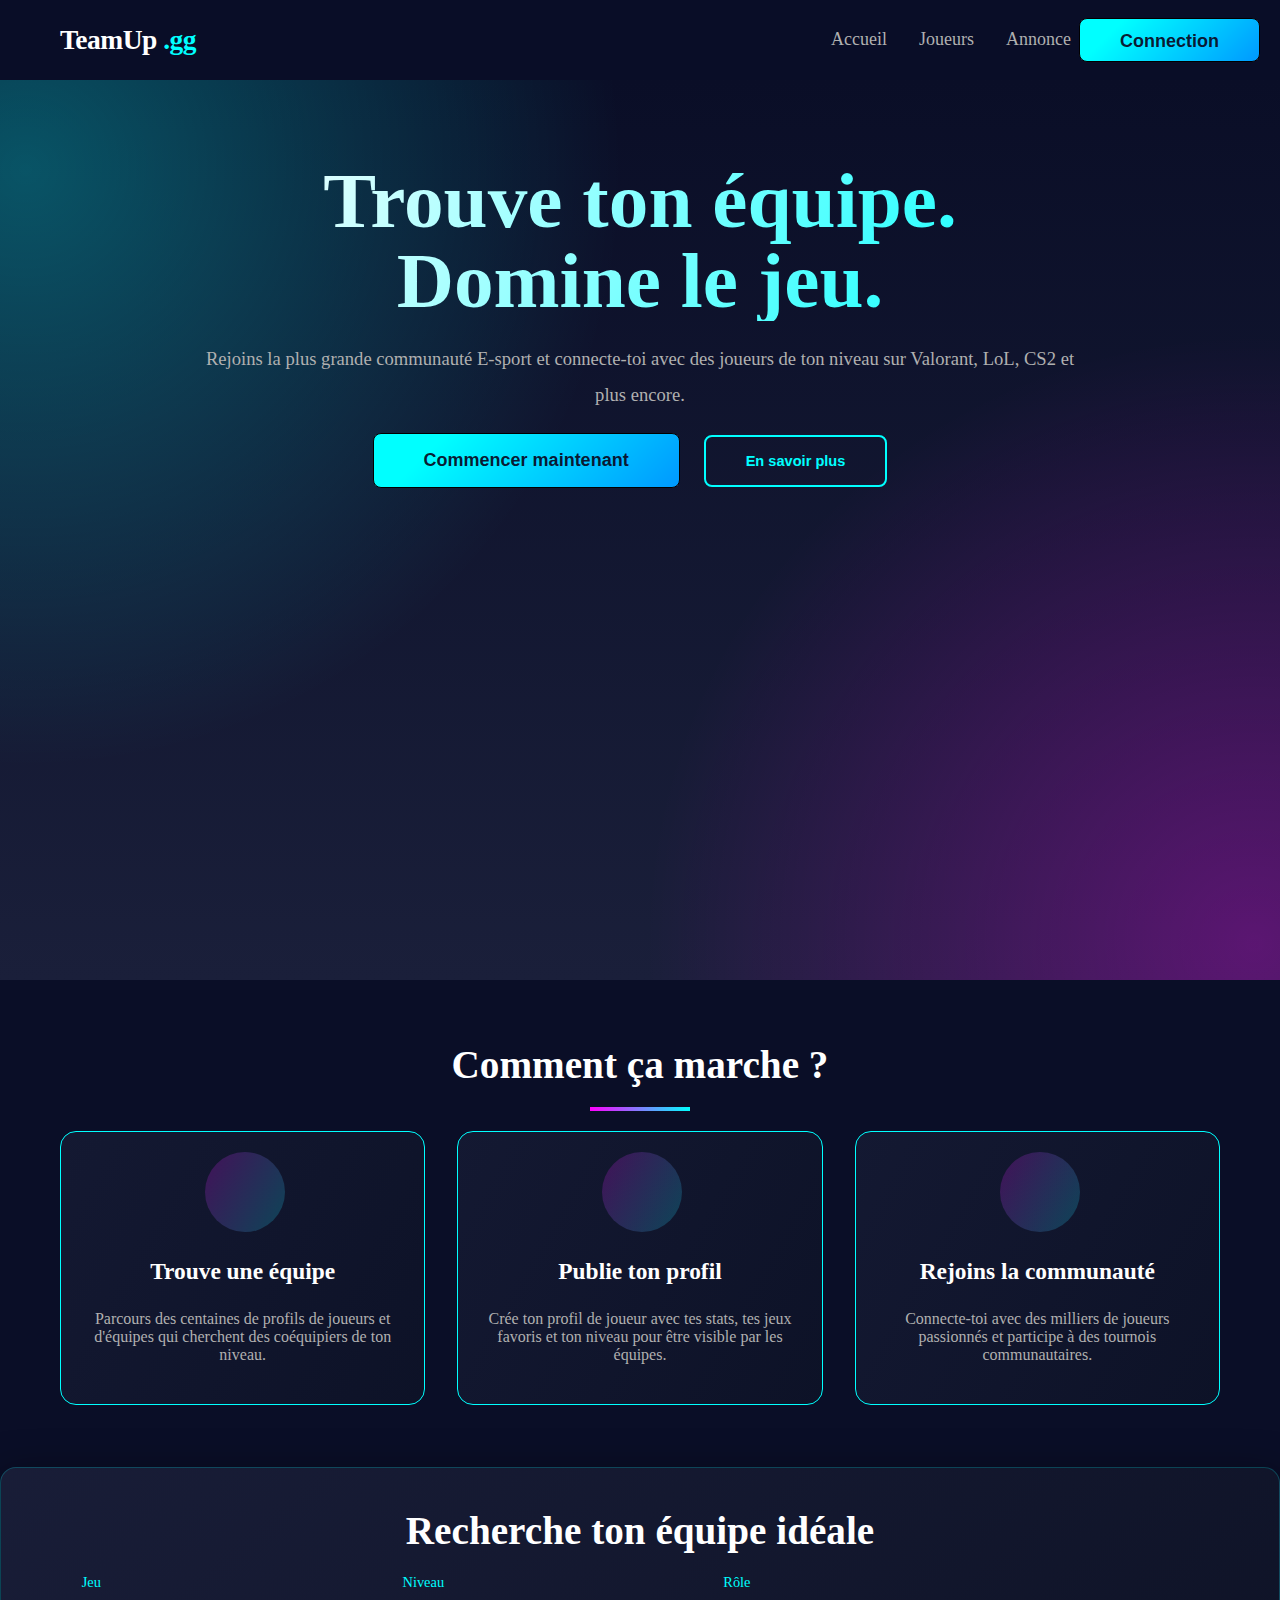
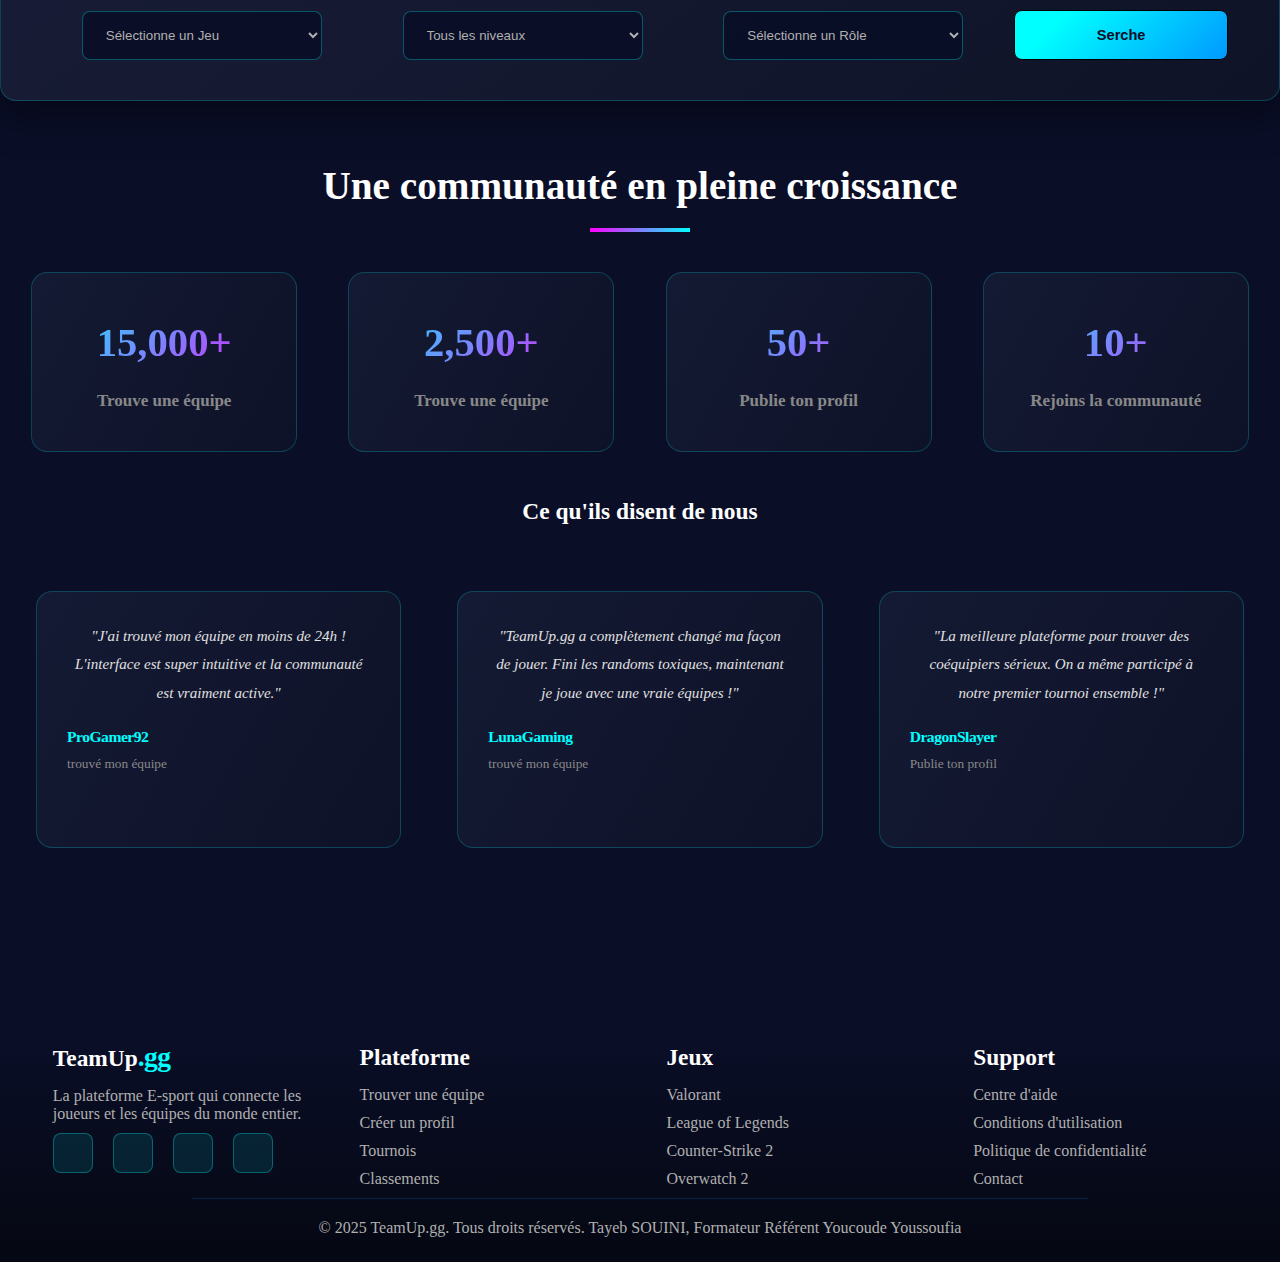
<file: index.html>
<!DOCTYPE html>
<html lang="en">
<head>
    <meta charset="UTF-8">
    <meta name="description" content="E-sport dans ce brief il s'agit de concevoir et d'intégrer le frontend d'une application Web appelée TeamUp.gg, qui aide les joueurs à trouver des coéquipiers et des équipes pour jouer à des jeux en ligne compétitifs comme Valorant, League of Legends ou CS2.">
    <meta name="keyworld" content="E-sport , gaming , joueurs , Communauté">
    <meta name="author" content="Zakaria Allam">
    <meta name="viewport" content="width=device-width, initial-scale=1.0">
    <link rel="preload" href="styles.css">
    <link rel="stylesheet" href="style.css">
    <link rel="stylesheet" href="https://cdnjs.cloudflare.com/ajax/libs/font-awesome/6.5.1/css/all.min.css" integrity="sha512-DTOQO9RWCH3ppGqcWaEA1BIZOC6xxalwEsw9c2QQeAIftl+Vegovlnee1c9QX4TctnWMn13TZye+giMm8e2LwA==" crossorigin="anonymous" referrerpolicy="no-referrer" as="icon"/>
    <title>E-sport</title>
</head>
<body>
    <i class="fa-solid fa-bars " ></i>
    <aside>
         <ul>
                <li><a href="#">Accueil</a></li>
                <li><a href="joueurs.html">Joueurs</a></li>
                <li><a href="annonce.html">annonce</a></li>
            </ul>
    </aside>
    <header>
        <h1> TeamUp <span>.gg</span></h1>
        <nav>
            <ul>
                <li><a href="index.html">Accueil</a></li>
                <li><a href="joueurs.html">Joueurs</a></li>
                <li><a href="annonce.html">Annonce</a></li>
            </ul>
            <button><a href="login.html">Connection</a></button>
       </nav>
   </header>

    <section>
        <div class="container">
            <main >
              <div class="page_home">
                <div class="content">
                  <h2>
                   Trouve ton équipe.
                   Domine le jeu.
                  </h2>
                  <p>
                    Rejoins la plus grande communauté E-sport et connecte-toi avec des joueurs de ton
                    niveau sur Valorant, LoL, CS2 et plus encore.
                  </p>
                
                 <div class="commence">
                    <button><a href="login.html">Commencer maintenant</a></button>
                   <button class="savoir">En savoir plus</button>
                 </div>
                </div>
              </div>
            
            </main>

            <main>

              <div class="comment_ca_march">
              <h2>Comment ça marche ?</h2>
              <div class="line"></div>
             <div class="rejion">
             <div class="comment-ca-marche">
                <div>
                    <i class="fa-solid fa-user-group"></i>
                </div>
                <h3>
                    Trouve une équipe
                </h3>
                <p>
                    Parcours des centaines de profils de
                    joueurs et d'équipes qui cherchent des
                    coéquipiers de ton niveau.
                </p>
             </div>

             <div class="comment-ca-marche">
                <div>
                    <i class="fa-solid fa-user-plus"></i>
                </div>
                <h3>
                    Publie ton profil
                </h3>
                <p>
                    Crée ton profil de joueur avec tes stats,
                    tes jeux favoris et ton niveau pour être
                    visible par les équipes.
                </p>
             </div>

             <div class="comment-ca-marche">
                <div>
                    <i class="fa-solid fa-user-group"></i>
                </div>
                <h3>
                    Rejoins la communauté
                </h3>
                <p>
                    Connecte-toi avec des milliers de
                    joueurs passionnés et participe à des
                    tournois communautaires.
                </p>
             </div>
             </div>
              </div>
            </main>

             <main>
       
             <div class="page_recherch">
             <div class="list_serch">
              <h2>Recherche ton équipe idéale</h2>
        
              <div class="serche">
              <div class="serch_select">
                <label class="label_recherch" for="jeu_select">Jeu</label><br>
                <select name="jeu_select" id="jeu_select">
                    <option value="Jeu">Sélectionne un Jeu</option>
                    <option value="Valorant">Valorant</option>
                    <option value="Legends">League of Legends</option>
                    <option value="CS2">CS2</option>
                </select>
             </div>

             <div class="serch_select">
                <label class="label_recherch" for="Niveau_select">Niveau</label><br>
                <select name="Niveau_select" id="Niveau_select">
                    <option value="niveaux">Tous les niveaux</option>
                    <option value="Diamant2">Diamant II</option>
                    <option value="Maître">Maître</option>
                    <option value="Global">Global Elite</option>
                    <option value="Platine">Platine III</option>
                    <option value="Diamant">Diamant I</option>
                    <option value="Supreme">Supreme</option>
                </select>
             </div>

             <div class="serch_select d">
                    <label class="label_recherch" for="Rôle_select">Rôle</label><br>
                    <select name="Rôle_select" id="Rôle_select">
                        <option value="Rôle">Sélectionne un Rôle</option>
                        <option value="Controller">Controller</option>
                        <option value="Mid">Mid Lane</option>
                        <option value="AWPer">AWPer</option>
                        <option value="Contrôleur">Contrôleur</option>
                        <option value="Jungle">Jungle</option>
                        <option value="Fragger">Entry Fragger</option>
                </select>
             </div>

             <button class="btn-serch">Serche</button>

             </div>
             </div>  

              </div>
            </main>

            <main>

             <div class="page commuaite">
             <h2>Une communauté en pleine croissance</h2>
             <div class="line"></div>
             <div class="list_statistiques">
             <div class=" joueur satatis">
                <div>
                    15,000+
                </div>
                <h3>
                    Trouve une équipe
                </h3>
             </div>

             <div class="joueur satatis">
                <div>
                    2,500+
                </div>
                <h3>
                    Trouve une équipe
                </h3>
             </div>

             <div class="joueur satatis">
                <div>
                    50+
                </div>
                <h3>
                    Publie ton profil
                </h3>
             </div>

             <div class="joueur satatis">
                <div>
                    10+
                </div>
                <h3>
                    Rejoins la communauté
                </h3>
             </div>
             </div>

              <h3 class="h3_cummunaite">Ce qu'ils disent de nous</h3>

              <div class="list_statistiques">
             <div class=" joueur satatis cummunaite">
                <p>
                     "J'ai trouvé mon équipe en moins de 24h !
                    L'interface est super intuitive et la
                    communauté est vraiment active."
                </p>
                <span class="span_communt">ProGamer92</span>
                <small>
                    trouvé mon équipe 
                </small>
             </div>

             <div class="joueur satatis cummunaite">
                <p>
                    "TeamUp.gg a complètement changé ma
                    façon de jouer. Fini les randoms toxiques,
                    maintenant je joue avec une vraie équipes !"
                </p>
                <span class="span_communt">LunaGaming</span>
                <small>
                    trouvé mon équipe 
                </small>
             </div>

             <div class="joueur satatis cummunaite">
                <p>
                    "La meilleure plateforme pour trouver des
                    coéquipiers sérieux. On a même participé
                    à notre premier tournoi ensemble !"
                    
                </p>
                <span class="span_communt">DragonSlayer</span>
                <small>
                    Publie ton profil
                </small>
             </div>
             </div>
              </div>
              </div>
            </main>
        </div>
   </section>

    <footer>
            <div class="social_fot">
                <div class="imformation_fot">
                     <h3>
                        TeamUp<span>.gg</span>
                     </h3>
                     <p>
                        La plateforme E-sport qui connecte
                        les joueurs et les équipes du
                        monde entier.
                     </p>
                     <div class="social_media">
                          <div>
                            <i class="fa-brands fa-discord"></i>
                        </div>
                        <div>
                            <i class="fa-brands fa-twitter"></i>
                        </div>
                        <div>
                            <i class="fa-brands fa-twitch"></i>
                        </div>
                        <div>
                            <i class="fa-brands fa-youtube"></i>
                        </div>
                     </div>
                </div>

                <div class="imformation_fot">
                     <h3>
                        Plateforme
                     </h3>
                     <ul>
                        <li>Trouver une équipe</li>
                        <li>Créer un profil</li>
                        <li>Tournois</li>
                        <li>Classements</li>
                     </ul>
                </div>

                <div class="imformation_fot">
                     <h3>
                        Jeux
                     </h3>
                     <ul>
                        <li>Valorant</li>
                        <li>League of Legends</li>
                        <li>Counter-Strike 2</li>
                        <li>Overwatch 2</li>
                     </ul>
                </div>

                <div class="imformation_fot">
                     <h3>
                        Support
                     </h3>
                     <ul>
                        <li>Centre d'aide</li>
                        <li>Conditions d'utilisation</li>
                        <li>Politique de confidentialité</li>
                        <li>Contact</li>
                     </ul>
                </div>

            </div>
             <div class="addres_fot">
                    <p>© 2025 TeamUp.gg. Tous droits réservés. Tayeb SOUINI, Formateur Référent Youcoude Youssoufia</p>
                </div>
        </div>
   </footer>


</body>
</html>
</file>
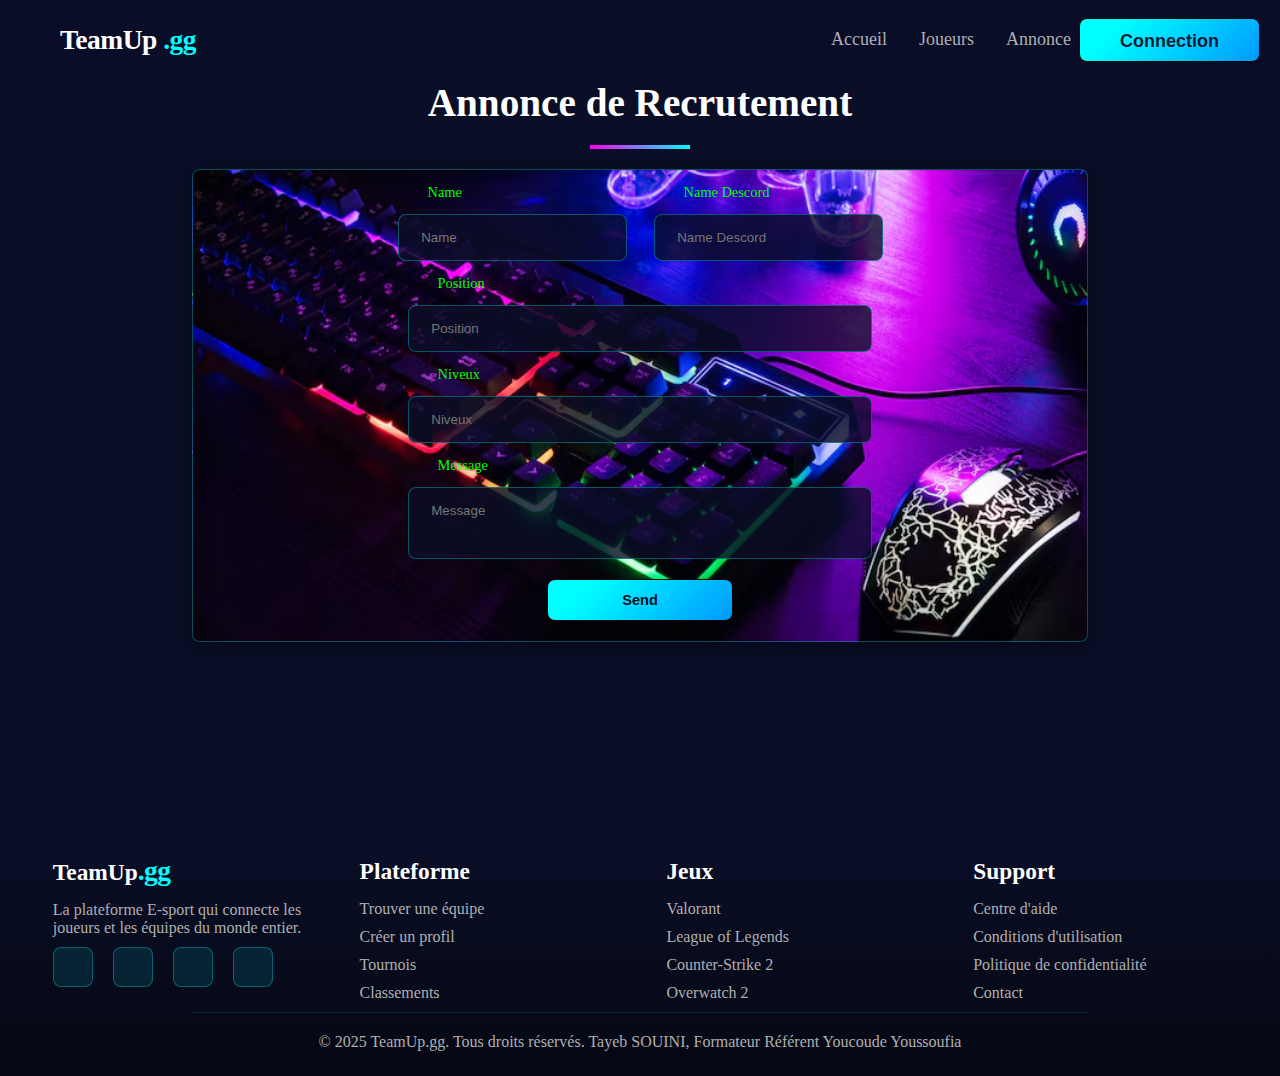
<file: annonce.html>
<!DOCTYPE html>
<html lang="en">
<head>
    <meta charset="UTF-8">
    <meta name="description" content="E-sport dans ce brief il s'agit de concevoir et d'intégrer le frontend d'une application Web appelée TeamUp.gg, qui aide les joueurs à trouver des coéquipiers et des équipes pour jouer à des jeux en ligne compétitifs comme Valorant, League of Legends ou CS2.">
    <meta name="keyworld" content="E-sport , gaming , joueurs , Communauté">
    <meta name="author" content="Zakaria Allam">
    <meta name="viewport" content="width=device-width, initial-scale=1.0">
    <link rel="preload" href="styles.css">
    <link rel="stylesheet" href="style.css">
    <link rel="stylesheet" href="https://cdnjs.cloudflare.com/ajax/libs/font-awesome/6.5.1/css/all.min.css" integrity="sha512-DTOQO9RWCH3ppGqcWaEA1BIZOC6xxalwEsw9c2QQeAIftl+Vegovlnee1c9QX4TctnWMn13TZye+giMm8e2LwA==" crossorigin="anonymous" referrerpolicy="no-referrer" as="icon" />
    <meta name="viewport" content="width=device-width, initial-scale=1.0">
    <title>Document</title>
</head>
<body>
    <i class="fa-solid fa-bars"></i>
    <aside>
         <ul>
                <li><a href="index.html">Accueil</a></li>
                <li><a href="joueurs.html">Joueurs</a></li>
                <li><a href="annonce.html">Annocne</a></li>
            </ul>
    </aside>
    <header>
        <h1> TeamUp <span>.gg</span></h1>
        <nav>
            <ul>
                <li><a href="index.html">Accueil</a></li>
                <li><a href="joueurs.html">Joueurs</a></li>
                <li><a href="Annonce.html">Annonce</a></li>
            </ul>
            <button><a href="login.html">Connection</a></button>
       </nav>
   </header>

   <main>

        <h2>Annonce de Recrutement</h2>
        <div class="line"></div>
        <form class="list_annonce">
            <div class="annonce_row">
                <div class="anonce">
                    <label class="label_recherch lable_anonce"  for="name">Name</label><br>
                    <input type="text" placeholder=" Name">
                </div>
                <div class="anonce">
                    <label class="label_recherch lable_anonce"  for="Name Descord">Name Descord</label><br>
                    <input type="text" placeholder=" Name Descord">
                </div>
            </div>
            <div class="annonce_colomn">
                <div class="anonce">
                    <label class="label_recherch lable_anonce"  for="Position">Position</label><br>
                    <input type="text" placeholder=" Position">
                </div>
                <div class="anonce">
                    <label class="label_recherch lable_anonce"  for="Niveux">Niveux</label><br>
                    <input type="text" placeholder=" Niveux">
                </div>
                <div class="anonce">
                    <label class="label_recherch lable_anonce"  for="Message">Message</label><br>
                    <input class="annonce_Message" type="text" placeholder=" Message">
                </div>
                <button class="annonce_btn">Send</button>
            </div>
        </form>
   </main>

   <footer>
            <div class="social_fot">
                <div class="imformation_fot">
                     <h3>
                        TeamUp<span>.gg</span>
                     </h3>
                     <p>
                        La plateforme E-sport qui connecte
                        les joueurs et les équipes du
                        monde entier.
                     </p>
                     <div class="social_media">
                          <div>
                            <i class="fa-brands fa-discord"></i>
                        </div>
                        <div>
                            <i class="fa-brands fa-twitter"></i>
                        </div>
                        <div>
                            <i class="fa-brands fa-twitch"></i>
                        </div>
                        <div>
                            <i class="fa-brands fa-youtube"></i>
                        </div>
                     </div>
                </div>

                <div class="imformation_fot">
                     <h3>
                        Plateforme
                     </h3>
                     <ul>
                        <li>Trouver une équipe</li>
                        <li>Créer un profil</li>
                        <li>Tournois</li>
                        <li>Classements</li>
                     </ul>
                </div>

                <div class="imformation_fot">
                     <h3>
                        Jeux
                     </h3>
                     <ul>
                        <li>Valorant</li>
                        <li>League of Legends</li>
                        <li>Counter-Strike 2</li>
                        <li>Overwatch 2</li>
                     </ul>
                </div>

                <div class="imformation_fot">
                     <h3>
                        Support
                     </h3>
                     <ul>
                        <li>Centre d'aide</li>
                        <li>Conditions d'utilisation</li>
                        <li>Politique de confidentialité</li>
                        <li>Contact</li>
                     </ul>
                </div>

            </div>
             <div class="addres_fot">
                    <p>© 2025 TeamUp.gg. Tous droits réservés. Tayeb SOUINI, Formateur Référent Youcoude Youssoufia</p>
                </div>
        </div>
   </footer>
</body>
</html>
</file>
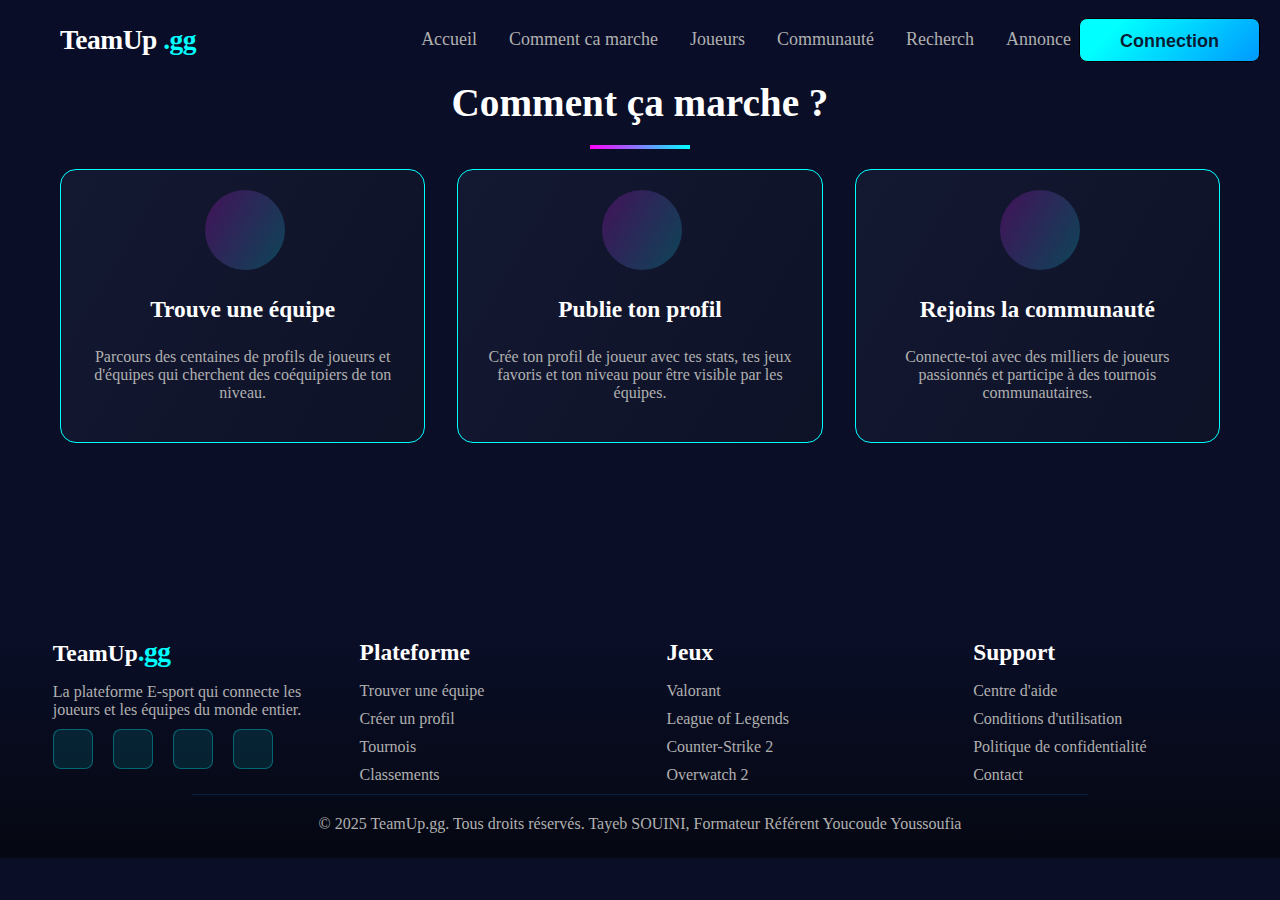
<file: commen_ ca_marche.html>
<!DOCTYPE html>
<html lang="en">
<head>
    <meta charset="UTF-8">
    <meta name="description" content="E-sport dans ce brief il s'agit de concevoir et d'intégrer le frontend d'une application Web appelée TeamUp.gg, qui aide les joueurs à trouver des coéquipiers et des équipes pour jouer à des jeux en ligne compétitifs comme Valorant, League of Legends ou CS2.">
    <meta name="keyworld" content="E-sport , gaming , joueurs , Communauté">
    <meta name="author" content="Zakaria Allam">
    <meta name="viewport" content="width=device-width, initial-scale=1.0">
      <link rel="preload" href="styles.css">
    <link rel="stylesheet" href="style.css">
    <link rel="stylesheet" href="https://cdnjs.cloudflare.com/ajax/libs/font-awesome/6.5.1/css/all.min.css" integrity="sha512-DTOQO9RWCH3ppGqcWaEA1BIZOC6xxalwEsw9c2QQeAIftl+Vegovlnee1c9QX4TctnWMn13TZye+giMm8e2LwA==" crossorigin="anonymous" referrerpolicy="no-referrer" as="icon" />
    <title>E-sport</title>
</head>
<body>

    <i class="fa-solid fa-bars"></i>
    <aside>
         <ul>
                <li><a href="index.html">Accueil</a></li>
                <li><a href="commen_ ca_marche.html">Comment ca marche</a></li>
                <li><a href="joueurs.html">Joueurs</a></li>
                <li><a href="communaite.html">Communauté</a></li>
                <li><a href="recherch.html">Recherch</a></li>
                <li><a href="annonce.html">annonce</a></li>
            </ul>
    </aside>

    <header>
        <h1> TeamUp <span>.gg</span></h1>
        <nav>
            <ul>
                <li><a href="index.html">Accueil</a></li>
                <li><a href="commen_ ca_marche.html">Comment ca marche</a></li>
                <li><a href="joueurs.html">Joueurs</a></li>
                <li><a href="communaite.html">Communauté</a></li>
                <li><a href="recherch.html">Recherch</a></li>
                <li><a href="annonce.html">Annonce</a></li>
            </ul>
            <button><a href="login.html">Connection</a></button>
       </nav>
   </header>

   <main>

      <div class="comment_ca_march">
       <h2>Comment ça marche ?</h2>
       <div class="line"></div>
       <div class="rejion">
           <div class="comment-ca-marche">
                <div>
                    <i class="fa-solid fa-user-group"></i>
                </div>
                <h3>
                    Trouve une équipe
                </h3>
                <p>
                    Parcours des centaines de profils de
                    joueurs et d'équipes qui cherchent des
                    coéquipiers de ton niveau.
                </p>
             </div>

             <div class="comment-ca-marche">
                <div>
                    <i class="fa-solid fa-user-plus"></i>
                </div>
                <h3>
                    Publie ton profil
                </h3>
                <p>
                    Crée ton profil de joueur avec tes stats,
                    tes jeux favoris et ton niveau pour être
                    visible par les équipes.
                </p>
             </div>

             <div class="comment-ca-marche">
                <div>
                    <i class="fa-solid fa-user-group"></i>
                </div>
                <h3>
                    Rejoins la communauté
                </h3>
                <p>
                    Connecte-toi avec des milliers de
                    joueurs passionnés et participe à des
                    tournois communautaires.
                </p>
             </div>
        </div>
        </div>
   </main>
   <footer>
            <div class="social_fot">
                <div class="imformation_fot">
                     <h3>
                        TeamUp<span>.gg</span>
                     </h3>
                     <p>
                        La plateforme E-sport qui connecte
                        les joueurs et les équipes du
                        monde entier.
                     </p>
                     <div class="social_media">
                        <div>
                            <i class="fa-brands fa-discord"></i>
                        </div>
                        <div>
                            <i class="fa-brands fa-twitter"></i>
                        </div>
                        <div>
                            <i class="fa-brands fa-twitch"></i>
                        </div>
                        <div>
                            <i class="fa-brands fa-youtube"></i>
                        </div>
                       
                     </div>
                </div>

                <div class="imformation_fot">
                     <h3>
                        Plateforme
                     </h3>
                     <ul>
                        <li>Trouver une équipe</li>
                        <li>Créer un profil</li>
                        <li>Tournois</li>
                        <li>Classements</li>
                     </ul>
                </div>

                <div class="imformation_fot">
                     <h3>
                        Jeux
                     </h3>
                     <ul>
                        <li>Valorant</li>
                        <li>League of Legends</li>
                        <li>Counter-Strike 2</li>
                        <li>Overwatch 2</li>
                     </ul>
                </div>

                <div class="imformation_fot">
                     <h3>
                        Support
                     </h3>
                     <ul>
                        <li>Centre d'aide</li>
                        <li>Conditions d'utilisation</li>
                        <li>Politique de confidentialité</li>
                        <li>Contact</li>
                     </ul>
                </div>

            </div>
             <div class="addres_fot">
                    <p>© 2025 TeamUp.gg. Tous droits réservés. Tayeb SOUINI, Formateur Référent Youcoude Youssoufia</p>
                </div>
        </div>
   </footer>
</body>
</html>
</file>
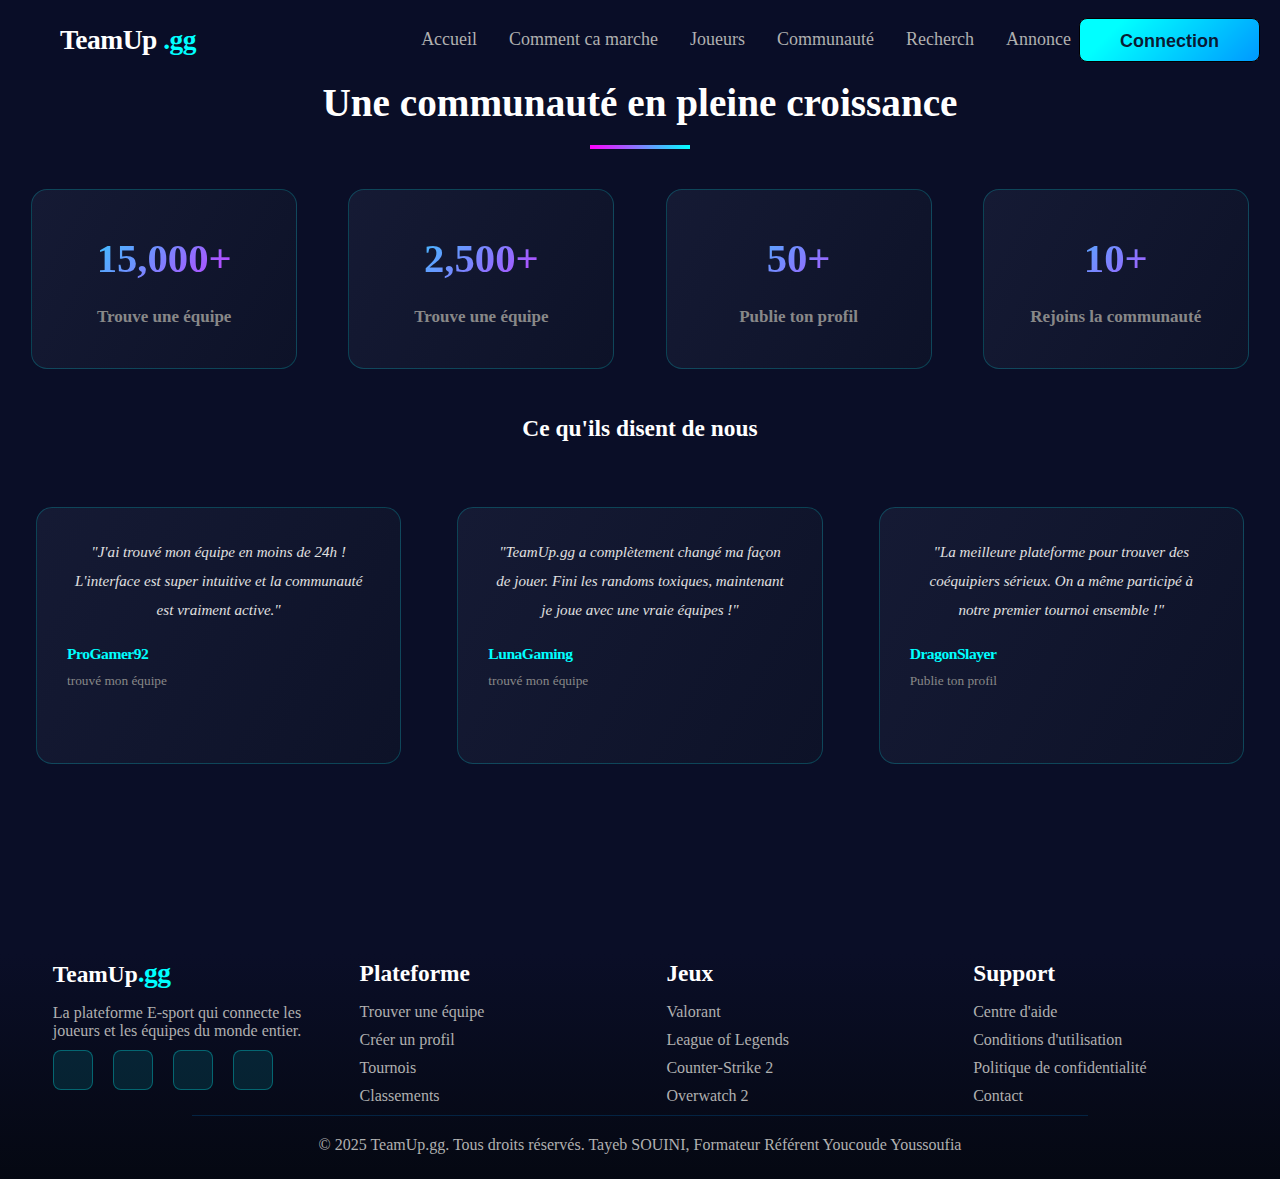
<file: communaite.html>
<!DOCTYPE html>
<html lang="en">
<head>
    <meta charset="UTF-8">
    <meta name="description" content="E-sport dans ce brief il s'agit de concevoir et d'intégrer le frontend d'une application Web appelée TeamUp.gg, qui aide les joueurs à trouver des coéquipiers et des équipes pour jouer à des jeux en ligne compétitifs comme Valorant, League of Legends ou CS2.">
    <meta name="keyworld" content="E-sport , gaming , joueurs , Communauté">
    <meta name="author" content="Zakaria Allam">
    <meta name="viewport" content="width=device-width, initial-scale=1.0">
      <link rel="preload" href="styles.css">
    <link rel="stylesheet" href="style.css">
    <link rel="stylesheet" href="https://cdnjs.cloudflare.com/ajax/libs/font-awesome/6.5.1/css/all.min.css" integrity="sha512-DTOQO9RWCH3ppGqcWaEA1BIZOC6xxalwEsw9c2QQeAIftl+Vegovlnee1c9QX4TctnWMn13TZye+giMm8e2LwA==" crossorigin="anonymous" referrerpolicy="no-referrer" as="icon"/>
    <title>E-sport</title>
</head>
<body>

    <i class="fa-solid fa-bars"></i>
    <aside>
         <ul>
                <li><a href="index.html">Accueil</a></li>
                <li><a href="commen_ ca_marche.html">Comment ca marche</a></li>
                <li><a href="joueurs.html">Joueurs</a></li>
                <li><a href="communaite.html">Communauté</a></li>
                <li><a href="recherch.html">Recherch</a></li>
                <li><a href="annonce.html">annonce</a></li>
            </ul>
    </aside>

    <header>
        <h1> TeamUp <span>.gg</span></h1>
        <nav>
            <ul>
                <li><a href="index.html">Accueil</a></li>
                <li><a href="commen_ ca_marche.html">Comment ca marche</a></li>
                <li><a href="joueurs.html">Joueurs</a></li>
                <li><a href="#">Communauté</a></li>
                <li><a href="recherch.html">Recherch</a></li>
                <li><a href="annonce.html">Annonce</a></li>
            </ul>
            <button><a href="login.html">Connection</a></button>
       </nav>
   </header>

   <main>

       <div class="page commuaite">
       <h2>Une communauté en pleine croissance</h2>
       <div class="line"></div>
       <div class="list_statistiques">
           <div class=" joueur satatis">
                <div>
                    15,000+
                </div>
                <h3>
                    Trouve une équipe
                </h3>
             </div>

             <div class="joueur satatis">
                <div>
                    2,500+
                </div>
                <h3>
                    Trouve une équipe
                </h3>
             </div>

             <div class="joueur satatis">
                <div>
                    50+
                </div>
                <h3>
                    Publie ton profil
                </h3>
             </div>

             <div class="joueur satatis">
                <div>
                    10+
                </div>
                <h3>
                    Rejoins la communauté
                </h3>
             </div>
        </div>

         <h3 class="h3_cummunaite">Ce qu'ils disent de nous</h3>

         <div class="list_statistiques">
           <div class=" joueur satatis cummunaite">
                <p>
                     "J'ai trouvé mon équipe en moins de 24h !
                    L'interface est super intuitive et la
                    communauté est vraiment active."
                </p>
                <span class="span_communt">ProGamer92</span>
                <small>
                    trouvé mon équipe 
                </small>
             </div>

             <div class="joueur satatis cummunaite">
                <p>
                    "TeamUp.gg a complètement changé ma
                    façon de jouer. Fini les randoms toxiques,
                    maintenant je joue avec une vraie équipes !"
                </p>
                <span class="span_communt">LunaGaming</span>
                <small>
                    trouvé mon équipe 
                </small>
             </div>

             <div class="joueur satatis cummunaite">
                <p>
                    "La meilleure plateforme pour trouver des
                    coéquipiers sérieux. On a même participé
                    à notre premier tournoi ensemble !"
                    
                </p>
                <span class="span_communt">DragonSlayer</span>
                <small>
                    Publie ton profil
                </small>
             </div>
             </div>
        </div>
        </div>
   </main>
   <footer>
            <div class="social_fot">
                <div class="imformation_fot">
                     <h3>
                        TeamUp<span>.gg</span>
                     </h3>
                     <p>
                        La plateforme E-sport qui connecte
                        les joueurs et les équipes du
                        monde entier.
                     </p>
                     <div class="social_media">
                          <div>
                            <i class="fa-brands fa-discord"></i>
                        </div>
                        <div>
                            <i class="fa-brands fa-twitter"></i>
                        </div>
                        <div>
                            <i class="fa-brands fa-twitch"></i>
                        </div>
                        <div>
                            <i class="fa-brands fa-youtube"></i>
                        </div>
                     </div>
                </div>

                <div class="imformation_fot">
                     <h3>
                        Plateforme
                     </h3>
                     <ul>
                        <li>Trouver une équipe</li>
                        <li>Créer un profil</li>
                        <li>Tournois</li>
                        <li>Classements</li>
                     </ul>
                </div>

                <div class="imformation_fot">
                     <h3>
                        Jeux
                     </h3>
                     <ul>
                        <li>Valorant</li>
                        <li>League of Legends</li>
                        <li>Counter-Strike 2</li>
                        <li>Overwatch 2</li>
                     </ul>
                </div>

                <div class="imformation_fot">
                     <h3>
                        Support
                     </h3>
                     <ul>
                        <li>Centre d'aide</li>
                        <li>Conditions d'utilisation</li>
                        <li>Politique de confidentialité</li>
                        <li>Contact</li>
                     </ul>
                </div>

            </div>
             <div class="addres_fot">
                    <p>© 2025 TeamUp.gg. Tous droits réservés. Tayeb SOUINI, Formateur Référent Youcoude Youssoufia</p>
                </div>
        </div>
   </footer>
</body>
</html>
</file>
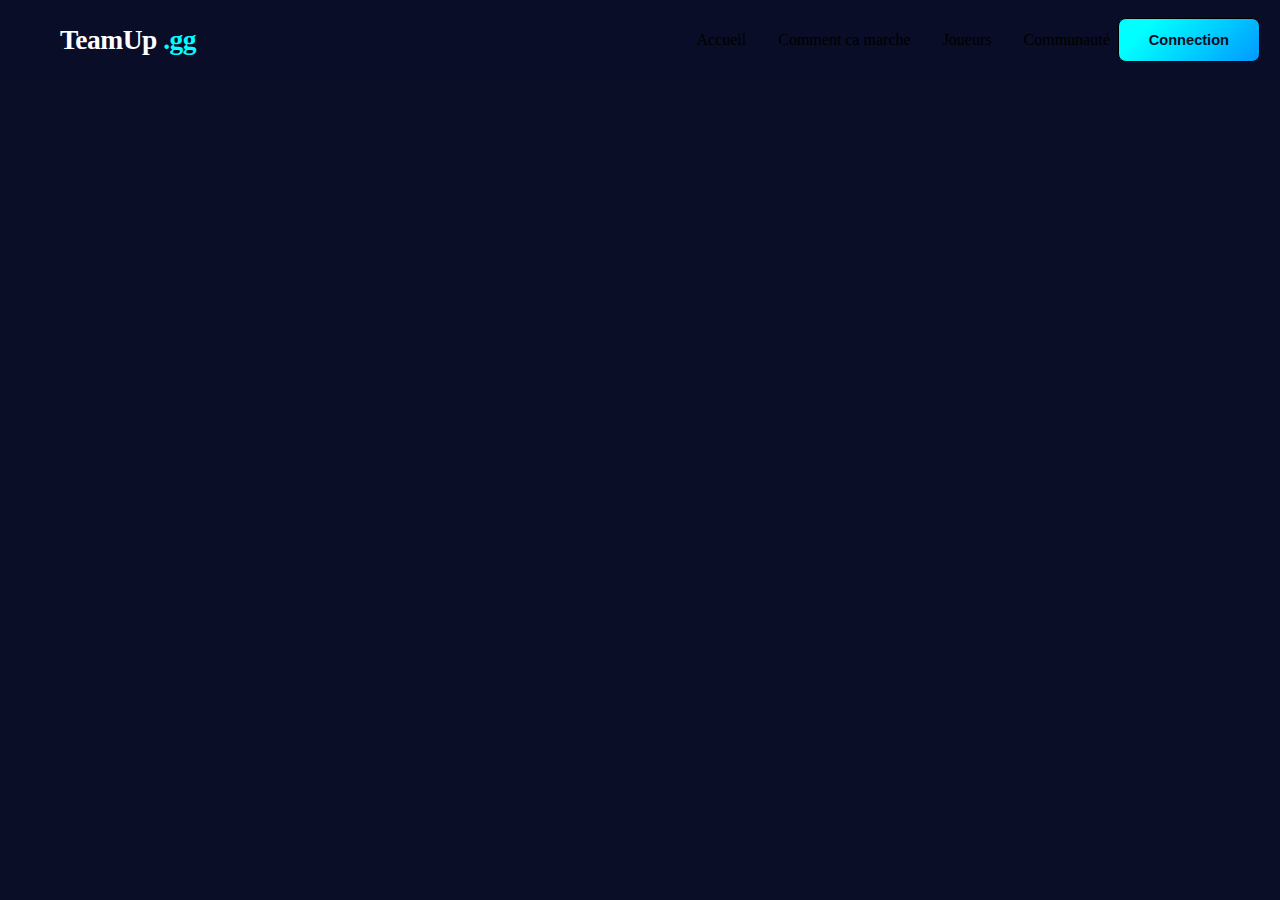
<file: header.html>
<!DOCTYPE html>
<html lang="en">
<head>
    <meta charset="UTF-8">
    <meta name="description" content="E-sport dans ce brief il s'agit de concevoir et d'intégrer le frontend d'une application Web appelée TeamUp.gg, qui aide les joueurs à trouver des coéquipiers et des équipes pour jouer à des jeux en ligne compétitifs comme Valorant, League of Legends ou CS2.">
    <meta name="keyworld" content="E-sport , gaming , joueurs , Communauté">
    <meta name="author" content="Zakaria Allam">
    <meta name="viewport" content="width=device-width, initial-scale=1.0">
    <link rel="stylesheet" href="style.css">
    <title>E-sport</title>
</head>
<body>
    
   <header>
        <h1> TeamUp <span>.gg</span></h1>
        <nav>
            <ul>
                <li>Accueil</li>
                <li>Comment ca marche</li>
                <li>Joueurs</li>
                <li>Communauté</li>
            </ul>
            <button>Connection</button>
       </nav>
   </header>

</body>
</html>
</file>
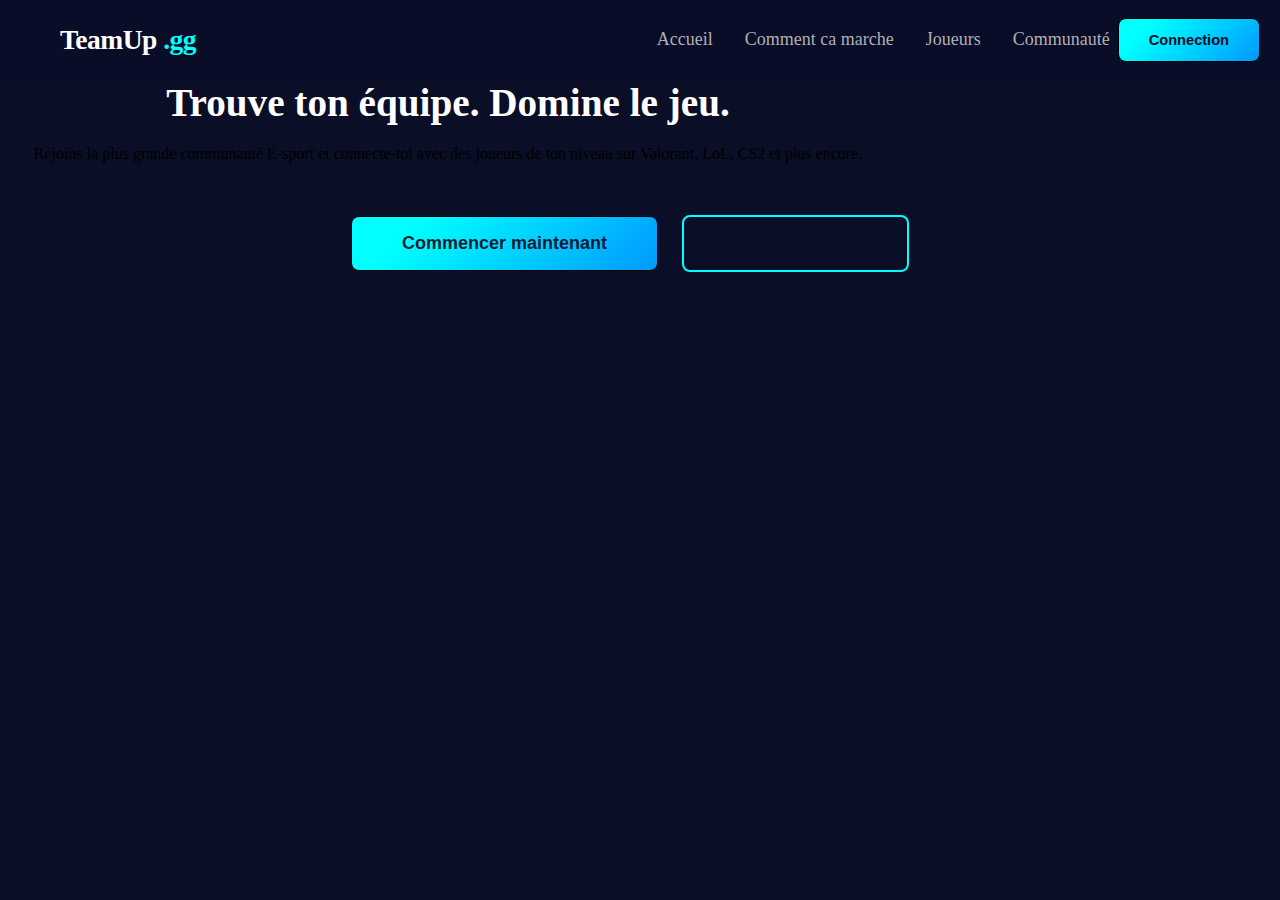
<file: indix.html>
<!DOCTYPE html>
<html lang="en">
<head>
    <meta charset="UTF-8">
    <meta name="description" content="E-sport dans ce brief il s'agit de concevoir et d'intégrer le frontend d'une application Web appelée TeamUp.gg, qui aide les joueurs à trouver des coéquipiers et des équipes pour jouer à des jeux en ligne compétitifs comme Valorant, League of Legends ou CS2.">
    <meta name="keyworld" content="E-sport , gaming , joueurs , Communauté">
    <meta name="author" content="Zakaria Allam">
    <meta name="viewport" content="width=device-width, initial-scale=1.0">
    <link rel="stylesheet" href="style.css">
    <title>E-sport</title>
</head>
<body>
    
    <header>
        <h1> TeamUp <span>.gg</span></h1>
        <nav>
            <ul>
                <li><a href="#">Accueil</a></li>
                <li><a href="commen_ ca_marche.html">Comment ca marche</a></li>
                <li><a href="joueurs.html">Joueurs</a></li>
                <li><a href="#">Communauté</a></li>
            </ul>
            <button>Connection</button>
       </nav>
   </header>

    <section>
        <div class="container">
       <div class="content">
            <h2>
                Trouve ton équipe.
                Domine le jeu.
            </h2>
            <p>
                Rejoins la plus grande communauté E-sport et connecte-toi avec des joueurs de ton
                niveau sur Valorant, LoL, CS2 et plus encore.
            </p>
       </div>
        <div class="commence">
            <button><a href="#">Commencer maintenant</a></button>
            <button class="savoir"><a href="#">En savoir plus</a></button>
        </div>
        </div>
   </section>

</body>
</html>
</file>
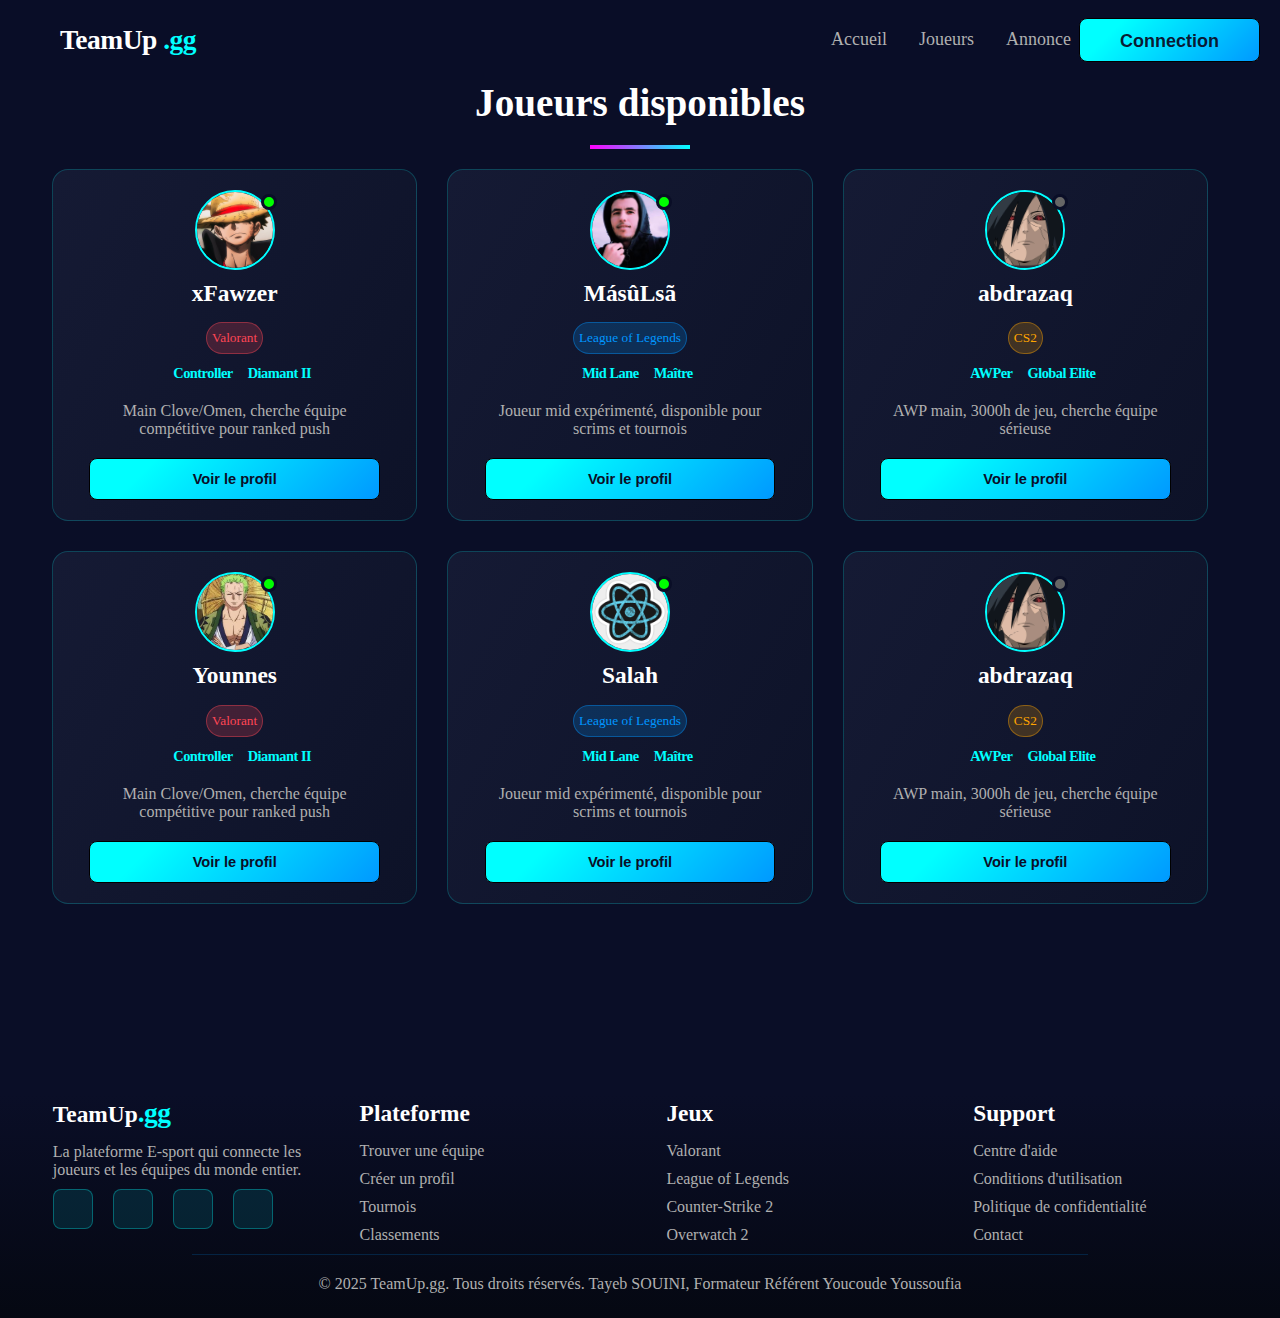
<file: joueurs.html>
<!DOCTYPE html>
<html lang="en">
<head>
    <meta charset="UTF-8">
    <meta name="description" content="E-sport dans ce brief il s'agit de concevoir et d'intégrer le frontend d'une application Web appelée TeamUp.gg, qui aide les joueurs à trouver des coéquipiers et des équipes pour jouer à des jeux en ligne compétitifs comme Valorant, League of Legends ou CS2.">
    <meta name="keyworld" content="E-sport , gaming , joueurs , Communauté">
    <meta name="author" content="Zakaria Allam">
    <meta name="viewport" content="width=device-width, initial-scale=1.0">
    <link rel="preload" href="styles.css">
    <link rel="stylesheet" href="https://cdnjs.cloudflare.com/ajax/libs/font-awesome/6.5.1/css/all.min.css" integrity="sha512-DTOQO9RWCH3ppGqcWaEA1BIZOC6xxalwEsw9c2QQeAIftl+Vegovlnee1c9QX4TctnWMn13TZye+giMm8e2LwA==" crossorigin="anonymous" referrerpolicy="no-referrer" as="icon"/>
    <link rel="stylesheet" href="style.css">
    <title>E-sport</title>
</head>
<body>

    <i class="fa-solid fa-bars"></i>
    <aside>
         <ul>
                <li><a href="index.html">Accueil</a></li>
                <li><a href="joueurs.html">Joueurs</a></li>
                <li><a href="annonce.html">annocne</a></li>
            </ul>
    </aside>

     <header>
        <h1> TeamUp <span>.gg</span></h1>
        <nav>
            <ul>
                <li><a href="index.html">Accueil</a></li>
                <li><a href="joueurs.html">Joueurs</a></li>
                <li><a href="annonce.html">Annonce</a></li>
            </ul>
            <button><a href="login.html">Connection</a></button>
       </nav>
   </header>

   <main>
       <h2>Joueurs disponibles</h2>
       <div class="line"></div>
       <div class="list_joueurs">
           <div class="joueur">
                <div>
                    <img loading="lazy" src="profile/loffy.jpg" alt="xFawzer">
                    <div class="online"></div>
                </div>
                <h3>
                    xFawzer
                </h3>
                <div class="Valorant">
                    <small>Valorant</small>
                </div>
                <span class="span_size">Controller</span><span class="span_size">Diamant II</span>
                <p>
                    Main Clove/Omen, cherche équipe compétitive
                    pour ranked push
                </p>
                <button class="btn_joueur btn_afichage">Voir le profil</button>
                <div class="imformation_joueur bg_valorant">
                    <i class="fa-solid fa-xmark"></i>
                    <div class="bg_img">
                    <img src="profile/loffy.jpg" alt="img_xfawzer">
                    <h2>x_Fawzer</h2>
                    <table>
                        <tr>
                            <th> Toale Game :</th>
                            <th> Win :</th>
                            <th> Lose :</th>
                            <th> Location :</th>
                            <th> Game :</th>
                            <th> Niveux :</th>
                        </tr>
                        <tr>
                            <td>1000</td>
                            <td>90%</td>
                            <td>10%</td>
                            <td> <img class="flag" src="morocco-svgrepo-com.svg" alt="flag morocco"></td>
                            <td>Valorant</td>
                            <td>Diamant II</td>
                    </table>
                    </div>
                </div>
             </div>

             <div class="joueur">
                <div>
                    <img loading="lazy" src="profile/masulsa.jpg" alt="MásûLsã">
                    <div class="online"></div>
                </div>
                <h3>
                    MásûLsã
                </h3>
                <div class="Legends">
                    <small>League of Legends</small>
                </div>
                <span class="span_size">Mid Lane</span><span class="span_size">Maître</span>
                <p>
                    Joueur mid expérimenté, disponible pour scrims
                    et tournois
                </p>
                <button class="btn_joueur btn_afichage btn_afichage">Voir le profil</button>
                <div class="imformation_joueur bg_legend">
                    <i class="fa-solid fa-xmark"></i>
                    <div class="bg_img">
                    <img src="profile/masulsa.jpg" alt="img_masulsa">
                    <h2>MásûLsã</h2>
                    <table>
                        <tr>
                            <th> Toale Game :</th>
                            <th> Win :</th>
                            <th> Lose :</th>
                            <th> Location :</th>
                            <th> Game :</th>
                            <th> Niveux :</th>
                        </tr>
                        <tr>
                            <td>1956</td>
                            <td>100%</td>
                            <td>0%</td>
                            <td> <img class="flag" src="morocco-svgrepo-com.svg" alt="flag morocco"></td>
                            <td>League of Legends</td>
                            <td>Global Elite</td>
                    </table>
                    </div>
                </div>
             </div>

             <div class="joueur">
                <div>
                    <img loading="lazy" src="profile/madara.jpg" alt="abdrazaq">
                    <div class="online of"></div>
                </div>
                <h3>
                    abdrazaq
                </h3>
                <div class="CS2">
                    <small>CS2</small>
                </div>
                <span class="span_size">AWPer</span><span class="span_size">Global Elite</span>
                <p>
                    AWP main, 3000h de jeu, cherche équipe
                    sérieuse
                </p>
                <button class="btn_joueur btn_afichage">Voir le profil</button>
                <div class="imformation_joueur bg_cs2">
                    <i class="fa-solid fa-xmark"></i>
                    <div class="bg_img">
                    <img src="profile/madara.jpg" alt="img_abdrazaq">
                    <h2>abdrazaq</h2>
                    <table>
                        <tr>
                            <th> Toale Game :</th>
                            <th> Win :</th>
                            <th> Lose :</th>
                            <th> Location :</th>
                            <th> Game :</th>
                            <th> Niveux :</th>
                        </tr>
                        <tr>
                            <td>900</td>
                            <td>60%</td>
                            <td>40%</td>
                            <td> <img class="flag" src="morocco-svgrepo-com.svg" alt="flag morocco"></td>
                            <td>CS2</td>
                            <td>Diamant I</td>
                    </table>
                    </div>
                </div>
             </div>
             <div class="joueur">
                <div>
                    <img loading="lazy" src="profile/younnes.jpg" alt="img_youness">
                    <div class="online"></div>
                </div>
                <h3>
                    Younnes
                </h3>
                <div class="Valorant">
                    <small>Valorant</small>
                </div>
                <span class="span_size">Controller</span><span class="span_size">Diamant II</span>
                <p>
                    Main Clove/Omen, cherche équipe compétitive
                    pour ranked push
                </p>
                <button class="btn_joueur btn_afichage">Voir le profil</button>
                <div class="imformation_joueur bg_valorant">
                    <i class="fa-solid fa-xmark"></i>
                    <div class="bg_img">
                    <img src="profile/younnes.jpg" alt="img_youness">
                    <h2>Younnes</h2>
                    <table>
                        <tr>
                            <th> Toale Game :</th>
                            <th> Win :</th>
                            <th> Lose :</th>
                            <th> Location :</th>
                            <th> Game :</th>
                            <th> Niveux :</th>
                        </tr>
                        <tr>
                            <td>200</td>
                            <td>70%</td>
                            <td>30%</td>
                            <td> <img class="flag" src="morocco-svgrepo-com.svg" alt="flag morocco"></td>
                            <td>Valorant</td>
                            <td>Supreme</td>
                    </table>
                    </div>
                </div>
             </div>

             <div class="joueur">
                <div>
                    <img loading="lazy" src="profile/reacte.jpg" alt="Salah">
                    <div class="online"></div>
                </div>
                <h3>
                    Salah
                </h3>
                <div class="Legends">
                    <small>League of Legends</small>
                </div>
                <span class="span_size">Mid Lane</span><span class="span_size">Maître</span>
                <p>
                    Joueur mid expérimenté, disponible pour scrims
                    et tournois
                </p>
                <button class="btn_joueur btn_afichage">Voir le profil</button>
                <div class="imformation_joueur bg_legend">
                    <i class="fa-solid fa-xmark"></i>
                    <div class="bg_img">
                    <img src="profile/reacte.jpg" alt="img_Salah">
                    <h2>Salah</h2>
                    <table>
                        <tr>
                            <th> Toale Game :</th>
                            <th> Win :</th>
                            <th> Lose :</th>
                            <th> Location :</th>
                            <th> Game :</th>
                            <th> Niveux :</th>
                        </tr>
                        <tr>
                            <td>60</td>
                            <td>30%</td>
                            <td>70%</td>
                            <td> <img class="flag" src="morocco-svgrepo-com.svg" alt="flag morocco"></td>
                            <td>League of Legends</td>
                            <td>Maître</td>
                    </table>
                    </div>
                </div>
             </div>

             <div class="joueur">
                <div>
                    <img loading="lazy" src="profile/madara.jpg" alt="abdrazaq">
                    <div class="online of"></div>
                </div>
                <h3>
                    abdrazaq
                </h3>
                <div class="CS2">
                    <small>CS2</small>
                </div>
                <span class="span_size">AWPer</span><span class="span_size">Global Elite</span>
                <p>
                    AWP main, 3000h de jeu, cherche équipe
                    sérieuse
                </p>
                <button class="btn_joueur btn_afichage">Voir le profil</button>
                <div class="imformation_joueur bg_cs2">
                    <i class="fa-solid fa-xmark"></i>
                    <div class="bg_img">
                    <img src="profile/madara.jpg" alt="img_xfawzer">
                    <h2>x_Fawzer</h2>
                    <table>
                        <tr>
                            <th> Toale Game :</th>
                            <th> Win :</th>
                            <th> Lose :</th>
                            <th> Location :</th>
                            <th> Game :</th>
                            <th> Niveux :</th>
                        </tr>
                        <tr>
                            <td>1000</td>
                            <td>90%</td>
                            <td>10%</td>
                            <td> <img class="flag" src="morocco-svgrepo-com.svg" alt="flag morocco"></td>
                            <td>Valorant</td>
                            <td>Diamant II</td>
                    </table>
                    </div>
                </div>
             </div>
        </div>
   </main>

   <footer>
            <div class="social_fot">
                <div class="imformation_fot">
                     <h3>
                        TeamUp<span>.gg</span>
                     </h3>
                     <p>
                        La plateforme E-sport qui connecte
                        les joueurs et les équipes du
                        monde entier.
                     </p>
                     <div class="social_media">
                          <div>
                            <i class="fa-brands fa-discord"></i>
                        </div>
                        <div>
                            <i class="fa-brands fa-twitter"></i>
                        </div>
                        <div>
                            <i class="fa-brands fa-twitch"></i>
                        </div>
                        <div>
                            <i class="fa-brands fa-youtube"></i>
                        </div>
                     </div>
                </div>

                <div class="imformation_fot">
                     <h3>
                        Plateforme
                     </h3>
                     <ul>
                        <li>Trouver une équipe</li>
                        <li>Créer un profil</li>
                        <li>Tournois</li>
                        <li>Classements</li>
                     </ul>
                </div>

                <div class="imformation_fot">
                     <h3>
                        Jeux
                     </h3>
                     <ul>
                        <li>Valorant</li>
                        <li>League of Legends</li>
                        <li>Counter-Strike 2</li>
                        <li>Overwatch 2</li>
                     </ul>
                </div>

                <div class="imformation_fot">
                     <h3>
                        Support
                     </h3>
                     <ul>
                        <li>Centre d'aide</li>
                        <li>Conditions d'utilisation</li>
                        <li>Politique de confidentialité</li>
                        <li>Contact</li>
                     </ul>
                </div>

            </div>
             <div class="addres_fot">
                    <p>© 2025 TeamUp.gg. Tous droits réservés. Tayeb SOUINI, Formateur Référent Youcoude Youssoufia</p>
                </div>
        </div>
   </footer>
</body>
</html>
</file>
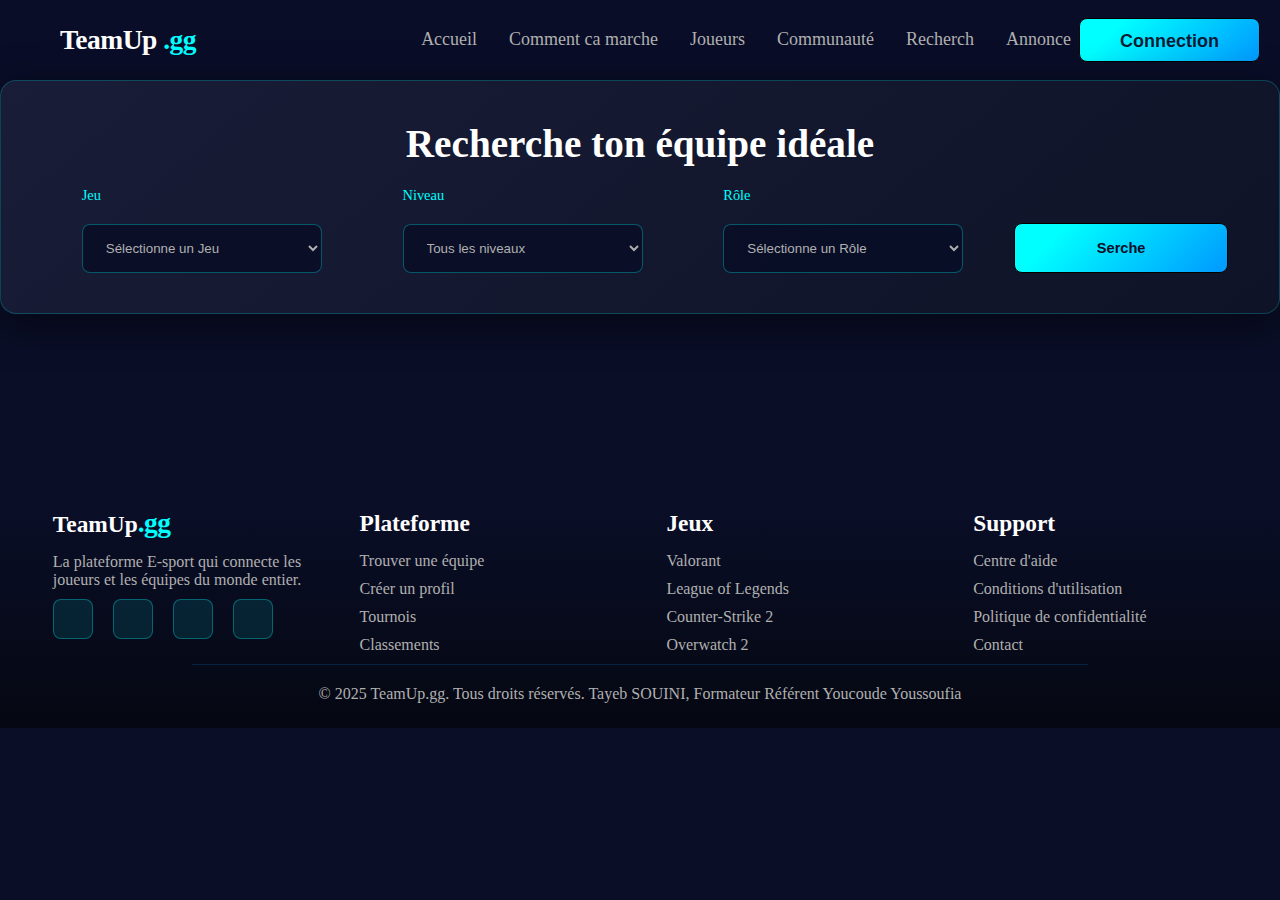
<file: recherch.html>
<!DOCTYPE html>
<html lang="en">
<head>
    <meta charset="UTF-8">
    <meta name="description" content="E-sport dans ce brief il s'agit de concevoir et d'intégrer le frontend d'une application Web appelée TeamUp.gg, qui aide les joueurs à trouver des coéquipiers et des équipes pour jouer à des jeux en ligne compétitifs comme Valorant, League of Legends ou CS2.">
    <meta name="keyworld" content="E-sport , gaming , joueurs , Communauté">
    <meta name="author" content="Zakaria Allam">
    <meta name="viewport" content="width=device-width, initial-scale=1.0">
    <link rel="preload" href="styles.css">
    <link rel="stylesheet" href="style.css">
    <link rel="stylesheet" href="https://cdnjs.cloudflare.com/ajax/libs/font-awesome/6.5.1/css/all.min.css" integrity="sha512-DTOQO9RWCH3ppGqcWaEA1BIZOC6xxalwEsw9c2QQeAIftl+Vegovlnee1c9QX4TctnWMn13TZye+giMm8e2LwA==" crossorigin="anonymous" referrerpolicy="no-referrer" as="icon" />
    <title>E-sport</title>
</head>
<body>

    <i class="fa-solid fa-bars"></i>
    <aside>
         <ul>
                <li><a href="index.html">Accueil</a></li>
                <li><a href="commen_ ca_marche.html">Comment ca marche</a></li>
                <li><a href="joueurs.html">Joueurs</a></li>
                <li><a href="communaite.html">Communauté</a></li>
                <li><a href="recherch.html">Recherch</a></li>
                <li><a href="annonce.html">annonce</a></li>
            </ul>
    </aside>

    <header>
        <h1> TeamUp <span>.gg</span></h1>
        <nav>
            <ul>
                <li><a href="index.html">Accueil</a></li>
                <li><a href="commen_ ca_marche.html">Comment ca marche</a></li>
                <li><a href="joueurs.html">Joueurs</a></li>
                <li><a href="communaite.html">Communauté</a></li>
                <li><a href="#">Recherch</a></li>
                <li><a href="annonce.html">Annonce</a></li>
            </ul>
            <button><a href="login.html">Connection</a></button>
       </nav>
   </header>

   <main>
       
       <div class="page_recherch">
       <div class="list_serch">
            <h2>Recherche ton équipe idéale</h2>
       
        <div class="serche">
            <div class="serch_select">
                <label class="label_recherch" for="jeu_select">Jeu</label><br>
                <select name="jeu_select" id="jeu_select">
                    <option value="Jeu">Sélectionne un Jeu</option>
                    <option value="Valorant">Valorant</option>
                    <option value="Legends">League of Legends</option>
                    <option value="CS2">CS2</option>
                </select>
            </div>

            <div class="serch_select">
                <label class="label_recherch" for="Niveau_select">Niveau</label><br>
                <select name="Niveau_select" id="Niveau_select">
                    <option value="niveaux">Tous les niveaux</option>
                    <option value="Diamant2">Diamant II</option>
                    <option value="Maître">Maître</option>
                    <option value="Global">Global Elite</option>
                    <option value="Platine">Platine III</option>
                    <option value="Diamant">Diamant I</option>
                    <option value="Supreme">Supreme</option>
                </select>
            </div>

            <div class="serch_select d">
                    <label class="label_recherch" for="Rôle_select">Rôle</label><br>
                    <select name="Rôle_select" id="Rôle_select">
                        <option value="Rôle">Sélectionne un Rôle</option>
                        <option value="Controller">Controller</option>
                        <option value="Mid">Mid Lane</option>
                        <option value="AWPer">AWPer</option>
                        <option value="Contrôleur">Contrôleur</option>
                        <option value="Jungle">Jungle</option>
                        <option value="Fragger">Entry Fragger</option>
                </select>
            </div>

            <button class="btn-serch">Serche</button>

        </div>
      </div>  

      </div>
    </main>

    <footer>
            <div class="social_fot">
                <div class="imformation_fot">
                     <h3>
                        TeamUp<span>.gg</span>
                     </h3>
                     <p>
                        La plateforme E-sport qui connecte
                        les joueurs et les équipes du
                        monde entier.
                     </p>
                     <div class="social_media">
                          <div>
                            <i class="fa-brands fa-discord"></i>
                        </div>
                        <div>
                            <i class="fa-brands fa-twitter"></i>
                        </div>
                        <div>
                            <i class="fa-brands fa-twitch"></i>
                        </div>
                        <div>
                            <i class="fa-brands fa-youtube"></i>
                        </div>
                     </div>
                </div>

                <div class="imformation_fot">
                     <h3>
                        Plateforme
                     </h3>
                     <ul>
                        <li>Trouver une équipe</li>
                        <li>Créer un profil</li>
                        <li>Tournois</li>
                        <li>Classements</li>
                     </ul>
                </div>

                <div class="imformation_fot">
                     <h3>
                        Jeux
                     </h3>
                     <ul>
                        <li>Valorant</li>
                        <li>League of Legends</li>
                        <li>Counter-Strike 2</li>
                        <li>Overwatch 2</li>
                     </ul>
                </div>

                <div class="imformation_fot">
                     <h3>
                        Support
                     </h3>
                     <ul>
                        <li>Centre d'aide</li>
                        <li>Conditions d'utilisation</li>
                        <li>Politique de confidentialité</li>
                        <li>Contact</li>
                     </ul>
                </div>

            </div>
             <div class="addres_fot">
                    <p>© 2025 TeamUp.gg. Tous droits réservés. Tayeb SOUINI, Formateur Référent Youcoude Youssoufia</p>
                </div>
        </div>
   </footer>
</body>
</html>
</file>
<file: style.css>
*{
    margin: 0;
    padding: 0;
    box-sizing: border-box;
}

:root{
    --primary-color: #0A0E27F2;
    --title-color: #fff;
    --sous-title-color: #00FFFF;
    --text-color: #B0B0B0;
    --CS2-color : #FFA500;
    --legent-color : #0096FF;
    --valorant-color : #FF4655;
    --text-btn: #0A0E27;
    --background-Btn: linear-gradient( 135deg , #00FFFF 20% ,  #0099FF );
    --gradient-1: linear-gradient( #0A0E27,#1A1F3A );
    --gradient-2: linear-gradient(120deg,#ff00ff34,#00ffff34 );
    --radial-1: radial-gradient(circle at 2% 10%, #00FFFF -100%  , #00FFFF -100%,transparent 40%);
    --radial-2: radial-gradient(circle at 98% 96%, #FF00FF -100%  , #FF00FF -100% , transparent 40%);
    --gradient-3: linear-gradient(120deg,#fff,#00FFFF);
}

body{
    /* font-family: sans-serif; */
    background-color: #0A0E27;
    display: flex;
    flex-direction: column;

}


/* ----- header -------- */
header{
    height: 80px;
    background-color: var(--primary-color);
    display: flex;
    justify-content: space-between;
    align-items: center;
    padding: 16px 20px 17px 40px;
}
header h1{
    font-weight: bold;
    font-size: 27.5px;
    letter-spacing: -0.5px;
    color: var(--title-color) ;
    margin-left: 20px;
}

span{
    font-weight: bold;
    font-size: 27.5px;
    letter-spacing: -0.5px;
    color: var(--sous-title-color);
}
nav {
    display: flex;
    justify-content: space-between;
    align-items: center;
}
nav ul{
    display: flex;
    justify-content: space-between;
    align-items: center;
    list-style: none;
    gap: 32px;

}

nav ul li a{
    text-decoration: none;
    color: var(--text-color);
}

nav button{
    height: 44px;
    margin-left: 8px;
}

a{
    text-decoration: none;
    color: var(--primary-color); 
    font-size: 18px;
}

button{
    background-image: var(--background-Btn);
    color: #0A0E27;
    font-weight: bold;
    font-size: 14.6px;
    padding: 12px 30px ;
    border: 1px solid #000000;
    border-radius: 8px;
    cursor: pointer;
}

button a{
    padding: 8px 10px;
}

/* --------- footer -----------  */
footer{
    margin-top: 10rem;
    background-image: linear-gradient(to bottom,#0a0e27ce,#050812);
}
.social_fot{
    display: flex;
    flex-wrap: wrap;
    justify-content: space-evenly;
}

.imformation_fot{
    width: 254px;
}

.imformation_fot ul{
    list-style: none;
}

.imformation_fot li , .imformation_fot p{
    color: var(--text-color);
    margin: 10px 0;
}

.social_media{
    display: flex;
    flex-wrap: wrap;
    gap: 20px;
}
.social_media div{
    width: 40px;
    height: 40px;
    background-color: #00ffff1a;
    border: 1px solid #00ffff4e;
    padding: 1px 1px;
    border-radius: 8px;
    text-align: center;
}

.social_media i{
    margin-top: 10px;
    color: #00FFFF;
}
.addres_fot{
    border-top: 1px solid #0095ff30;
    height: 4rem;
    width: 70%;
    margin: 0 auto;
}

.addres_fot p {
    text-align: center;
    margin-top: 20px;
    color: #B0B0B0;
}


/* ------ home page ------- */
section{
    flex: 1;
    display: flex;
    justify-content: center;
    align-items: center;

}
main{
    width: 100%;
    display: block;
    margin-bottom: 30px;
}
.container{
    display: flex;
    flex-direction: column;
    gap: 32px;
    width: 100%;
}

.page_home{
    display: flex;
    justify-content: center;
    padding-top:5rem ;
    background: var(--radial-1) ,var(--radial-2) ,var(--gradient-1);
    width: 100%;
    height: 100vh;
}

.content{
    width: 70%;
}

.page_home h2{
    font-size: 79.3px;
    font-weight: Bold;
    line-height: 80.4px;
    background-image: var(--gradient-3);
    color: transparent;
    background-clip: text;
}

.page_home p{
    font-size: 18.6px;
    line-height: 36px;
    color: var(--text-color);
}

 .content p , .commence{
    text-align: center;
    margin-top: 20px;
}

.commence a{
    color: var(--primary-color);
    text-decoration: none;
}

.commence button{
    margin-right: 20px;
    padding: 16px 40px;
}
.savoir{
    background:none;
    border: 2px solid var(--sous-title-color);
    box-shadow: none;
    color: var(--sous-title-color);
}

/* --------- comment ca marche page -----------  */


h2{
   color: #fff;
   font-size: 39.2px;
   font-weight: bold;
   text-align: center;
}

.line{
    width: 100px;
    height: 4px;
    background: linear-gradient(to right , #FF00FF,#00FFFF);
    margin: 20px auto;
}

.rejion{
    display: flex;
    flex-wrap: wrap;
    margin-top: 20px;
    margin: 0px auto;
    justify-content: center;
    gap: 32px;
}
.comment-ca-marche{
    width: 365.33px;
    height: 326.78;
    border: 1px var(--sous-title-color) solid;
    border-radius: 16px;
    text-align: center;
    background: linear-gradient(120deg,#1a1f3a9a,#0f14289a);
}

.comment-ca-marche div{
    background: var(--gradient-2);
    width: 80px;
    height: 80px;
    border-radius: 50%;
    margin: 20px 0;
    margin-left: 9rem;
}

.comment-ca-marche div i {
    color: var(--sous-title-color);
    margin-top: 25px;
    font-size: 30px;
}

 h3{
    font-size: 23.4px;
    font-weight: bold;
    color: #fff;
    line-height: 38.4px;
}

.comment-ca-marche p{
    width: 90%;
    margin: 0 auto;
    color: var(--text-color);
    margin-bottom: 40px;
    margin-top: 20px;
}

/* --------- joueurs -----------  */

.list_joueurs{
    display: flex;
    justify-content:center ;
    flex-wrap: wrap;
    gap: 30px;
    margin-right:20px;
}
.joueur{
    position: relative;
    width: 365.33px;
    border: 1px solid #00ffff33;
    border-radius: 16px;
    background-image: linear-gradient(120deg,#191e38cd,#0f1429cd);
    text-align: center;
}

.joueur img{
    margin-top: 20px;
    width: 80px;
    height:80px ;
    border: 2px var(--sous-title-color) solid;
    border-radius: 50%;
}

.Legends,.CS2,.Valorant{
    width:max-content ;
    padding: 0 5px;
    height: 32px;
    border-radius: 20px;
    margin: 10px auto;
    padding-top: 5px;
}
.Legends{
    background-color: #0095ff33;
    border: 1px solid #0095ff68;
    color:#0096FF ;
}

.CS2{
    background-color: #ffa60033;
    border: 1px solid #ffa60067;
    color: #FFA500;
}

.Valorant{
    background-color: #ff465635;
    border: 1px solid #ff465668;
    color: #FF4655;
}
.span_size{
    font-size: 14.4px;
    margin-left: 15px;
}

.joueur p {
    color: var(--text-color);
    width: 80%;
    margin: 20px auto;
}

.btn_joueur{
    width: 80%;
    margin-bottom: 20px;
}

.online{
    width: 16px;
    height: 16px;
    background-color: #00FF00;
    border: 3px solid #0A0E27;
    border-radius: 50%;
    top: 24px;
    left: 13rem;
    position: absolute;
}

.of{
    background-color: #666666;
}

/* ---------- communauté ----------- */

.list_statistiques{
    display: flex;
    flex-wrap: wrap;
    justify-content: space-evenly;
    gap: 20px;
}

.satatis{
    width: 266px;
    height: 179.8px;
    margin-top: 20px;
    display: flex;
    justify-content: center;
    flex-direction: column;
}

.satatis h3{
    font-size: 17px;
    color: #888888;
}
.satatis div{
    font-size: 40.7px;
    font-weight: bold;
    line-height: 76.8px;
    background-image: linear-gradient(315deg ,#FF00FF,#00FFFF);
    background-clip: text;
    color: transparent;
}

h4{
    color: var(--text-color);
}

.cummunaite{
    justify-content: start;
    width:365.33px ;
    height: 257.2px;
}
.span_communt{
  font-size: 15.6px;
  width: fit-content;
  margin-left: 30px;
}

.cummunaite p {
    color: #E0E0E0;
    font-size: 15.1px;
    font-style:italic ;
    line-height: 28.8px;
    margin-top: 30px;
}
.cummunaite small{
    color: #888888;
    margin: 10px 0;
    margin-left: 30px;
    text-align: left;
}

.h3_cummunaite{
   text-align: center;
   margin: 40px 0;
}

/* --------------- recherch ---------- */

.list_serch{
    padding: 40px 0;
    border: 1px solid #00ffff34;
    border-radius: 16px;
    box-shadow: 0 10px 40px rgba(0, 0, 0, 0.5);
    background-image: linear-gradient(320deg,#0f1428e6,#1a1f3ae6);
}
.list_serch h3{
    text-align: center;
}
.serche{
    margin-top: 20px;
    display: flex;
    justify-content: center;
    justify-content: space-evenly;
    flex-wrap: wrap;
}

.label_recherch{
    color: #00FFFF;
    margin-left:30px ;
    font-size: 14.4px;
}

.serch_select select {
    width: 240px;
    padding: 15px 0;
    padding-left: 19px;
    padding-right: 31px;
    background-color: #0a0e27cd;
    color: var(--text-color);
    border: 1px solid #00ffff4e;
    margin-left: 30px;
    margin-top: 20px;
    border-radius: 8px;
    
}

.serch_select select{
    background-color: var(--primary-color);
}
.btn-serch{
    padding: 15px 81.72px;
    height: 50px;
    align-self: first self-end;
}

/* --------- login ------------ */
.form_login{
    width: 40%;
    padding: 20px 0;
    margin: 5rem auto;
    text-align: center;
    border: 1px solid #00ffff34;
    border-radius: 16px;
    box-shadow: 0 10px 40px rgba(0, 0, 0, 0.5);
    background-image: linear-gradient(320deg,#0f1428e6,#1a1f3ae6);
}
input{
    width: 350px;
    padding: 15px 0;
    padding-left: 19px;
    padding-right: 31px;
    background-color: #0a0e27cd;
    color: var(--text-color);
    border: 1px solid #00ffff4e;
    border-radius: 8px;
}

.btn_login{
   width: 350px;
   margin: 0 auto;
   margin-top: 20px;
}

/* ----------- information joueur -------------- */
.imformation_joueur{
    display: none;
    height: 100vh;
    width: 100vw;
    position: absolute;
    border: 1px solid #00ffff4e ;
    border-radius: 8px;
    position: fixed;
    color: white;
    top: 0;
    left: -10px;
    z-index: 4;
    cursor: pointer;
}
.bg_valorant{
       background-image: url(profile/valorant.jpg);
}
.bg_legend{
       background-image: url(profile/legend.jpg);
}
.bg_cs2{
       background-image: url(profile/cs2.jpg);
}
.bg_img{
     background-color: #000000a7 ;
     height: 100%;
     z-index: 20;
}

.fa-xmark{
    position: absolute;
    transform: translate(550px,30px);
    color: #000000c7;
    font-size: 50px;
    top: 0;
    z-index: 10 ;
}
.imformation_joueur img{
    margin-top: 40px;
    border: none;
    border-radius: 10px;
    width: 100px;
    height: 100px;
}
.imformation_joueur h2{
    margin: 10px 0;
}
.btn_afichage:active + .imformation_joueur{
      color: red;
      display: block;
}
.imformation_joueur:hover{
    display: block;
    /* transform: scale(1.2); */
}

.imformation_joueur table{
    background-color: #000000a7 ;
    margin: 0 auto;
    border-radius: 20px ;
    width: 90%;
    line-height: 2rem;
}
.imformation_joueur table th{
    color: #00FFFF;
}

.imformation_joueur table td{
    color: var(--text-color);
}

.imformation_joueur table td img{
    margin: 0;
    border: none;
    width: 30px;
    height: 30px;
    border-radius: none;
    background-color: none;
}

/* ------------ Annonce ------------- */

.list_annonce{
    width: 70%;
    background: url(game3.jpg) ;
    background-size: 100%;
    border-radius: 8px;
    box-shadow: 0 4px 24px rgba(0, 0, 0, 0.4);
    border: 1px solid #00ffff4e;
    margin: 20px auto;
}

.annonce_row{
    display: flex;
    flex-wrap: wrap;
    justify-content: center;
    gap: 27px;
    text-align: start;
}
.annonce_row input{
    width: 100%;
}
.annonce_colomn input{
    width: 100%;
}
.lable_anonce{
    line-height: 44px;
    color: #00FF00;
}
.annonce_colomn{
    display: flex;
    flex-wrap: wrap;
    flex-direction: column;
    margin: 0 auto;
    width: 52%;
}

.annonce_Message{
    padding-bottom: 40px;
}

.annonce_btn{
    width: 40%;
    margin: 20px auto;
    
}

/* ----------- responsive --------- */

aside{
    display: none;
}

.fa-bars{
    display: none !important;
}
@media(max-width : 768px){
    body{
        position: relative;
    }
    header{
        display: none;
    }
    .social_fot{
         justify-content: start;
         margin-left: 5px;
         gap: 20px;
    }
    aside , .fa-bars{
          position: absolute;
    }

    /* ----------- menu --------- */
    .fa-bars{
        display: block !important;
        position: fixed;
        top: 0;
        font-size: 40px;
        color: white;
        width: fit-content;
         cursor: pointer;
        z-index: 10;
    }

    aside{
        position: fixed;
        top: 10px;
        width: 150px;
        background-color: var(--primary-color);
        z-index: 10;
        text-align: center;
        color: white;
        border-radius: 4px;
        border: 1px solid #00ffff34;
        padding-top: 10px;
    }

    .fa-bars:active + aside{
        display: block;
    }
    aside:hover{
        display: block;
    }
    aside ul li {
        margin-bottom: 20px;
    }
     aside ul li a{
        color: #00FFFF;
     }

     h2{
        font-size: 33px;
        margin-top: 50px;
     }

 /* ---------- homme --------- */
    section{
       height: 100vh; 
    }
    .container{
        height: 80%;
    }

    .container h2{
        font-size: 55px;
    }   

    .container p{
       font-size: 15.6px;
    }

    .commence{
        margin-top: 30px;
    }

    .savoir{
        margin-top: 20px;
    }

     /* --------- recherch --------- */
     .serche{
       flex-direction: column;
       align-items: center;
     }

     .btn-serch{
        align-self: center;
     }
    
     .serch_select select{
        margin-top: 0px;
        margin-bottom: 20px;
     }

     .list_serch{
        margin: 0 auto;
        margin-top: 50px;
        width: 90%;
     }

     /* ------------- Annonce ------------ */
     .annonce_colomn{
        width: 65%;
     }
     .annonce_btn{
        width: 60%;
     }
     .lable_anonce{
        margin: 0;
     }
}
</file>
